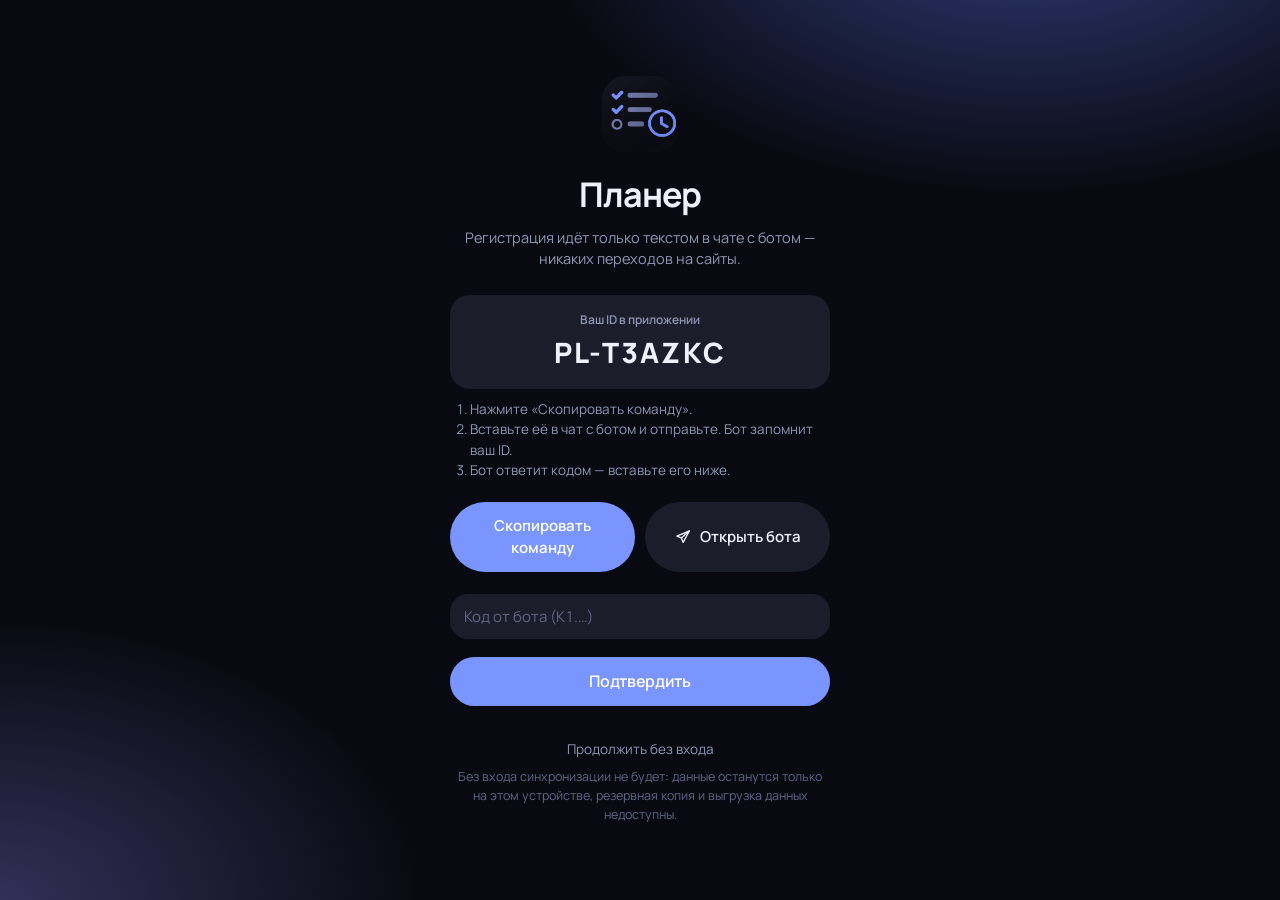
<file: web/index.html>
<!doctype html>
<html lang="ru">
<head>
<meta charset="utf-8">
<meta name="viewport" content="width=device-width,initial-scale=1,viewport-fit=cover">
<meta name="theme-color" content="#0a0b12" id="themeColor">
<link rel="manifest" href="manifest.webmanifest">
<link rel="icon" href="icon-192.png">
<link rel="apple-touch-icon" href="icon-192.png">
<title>Планер</title>
<script src="https://telegram.org/js/telegram-web-app.js"></script>
<link rel="preconnect" href="https://fonts.googleapis.com">
<link href="https://fonts.googleapis.com/css2?family=Manrope:wght@500;600;700;800&display=swap" rel="stylesheet">
<link rel="stylesheet" href="css/style.css">
</head>
<body>
<div id="app">
  <header>
    <button class="ibtn hidden" id="hBack" aria-label="Назад"></button>
    <button class="hav" id="hAcc" aria-label="Профиль"><img src="avatar.png" alt="" onerror="this.remove()"><span class="dot" id="tgDot"></span></button>
    <div class="grow">
      <div class="sub" id="hSub"></div>
      <h1 id="hTitle">Главная</h1>
    </div>
    <span id="tgState" class="hidden"></span>
    <button class="ibtn" id="hSearch" aria-label="Поиск"></button>
    <button class="ibtn hidden" id="hLock" aria-label="Заблокировать"></button>
  </header>
  <main id="view"></main>
  <nav id="nav"></nav>
</div>
<div id="sheet" class="hidden"></div>
<div id="lock" class="hidden"></div>
<div id="auth" class="hidden"></div>
<div class="toast" id="toast"></div>
<script src="config.js"></script>
<script src="js/core.js"></script>
<script src="js/icons.js"></script>
<script src="js/uicons.js"></script>
<script src="js/logic.js"></script>
<script src="js/tg.js"></script>
<script src="js/forms.js"></script>
<script src="js/main.js"></script>
<script src="js/more.js"></script>
<script src="js/auth.js"></script>
<script src="js/layout.js"></script>
<script src="js/extra.js"></script>
<script src="js/boot.js"></script>
</body>
</html>
</file>
<file: web/css/style.css>
/* ============ Дизайн-система «Планер» ============ */
:root,[data-theme=dark]{
  --r:20px;--r2:14px;--ease:cubic-bezier(.2,.8,.2,1);
  --line:rgba(170,180,210,.12);--text:#eef0fa;--muted:#9097b3;--faint:#5f6684;--accent-ink:#fff;
  --ok:#4fd18f;--warn:#f0b95a;--bad:#ff7b8a;--nav:rgba(18,20,40,.82);--shadow:0 14px 34px rgba(0,0,0,.38)
}
[data-theme=light]{
  --line:rgba(30,41,80,.09);--text:#161b33;--muted:#5f6784;--faint:#9aa2bd;--accent-ink:#fff;
  --ok:#1f9a62;--warn:#b57a14;--bad:#d2445a;--nav:rgba(255,255,255,.88);--shadow:0 10px 28px rgba(30,41,90,.12)
}
[data-theme=dark][data-scheme=aurora]{--bg:#0b0d1a;--surface:#141731;--surface2:#1e2246;--accent:#9a8cff;--g1:#6a5cff;--g2:#22c1e8}
[data-theme=light][data-scheme=aurora]{--bg:color-mix(in srgb,#5a4bf0 5%,#f4f5fa);--surface:#fff;--surface2:color-mix(in srgb,#5a4bf0 7%,#f1f3f9);--accent:#5a4bf0;--g1:#6a5cff;--g2:#22c1e8}
[data-theme=dark][data-scheme=ocean]{--bg:#07131a;--surface:#0e202b;--surface2:#162d3b;--accent:#43cbe6;--g1:#1f7ae0;--g2:#2fd4b8}
[data-theme=light][data-scheme=ocean]{--bg:color-mix(in srgb,#0f7fb8 5%,#f4f5fa);--surface:#fff;--surface2:color-mix(in srgb,#0f7fb8 7%,#f1f3f9);--accent:#0f7fb8;--g1:#1f7ae0;--g2:#2fd4b8}
[data-theme=dark][data-scheme=ember]{--bg:#150e0d;--surface:#211615;--surface2:#2c1e1c;--accent:#ff9a6b;--g1:#ff6a5a;--g2:#ffb347}
[data-theme=light][data-scheme=ember]{--bg:color-mix(in srgb,#d9572b 5%,#f4f5fa);--surface:#fff;--surface2:color-mix(in srgb,#d9572b 7%,#f1f3f9);--accent:#d9572b;--g1:#ff6a5a;--g2:#ffb347}
[data-theme=dark][data-scheme=forest]{--bg:#0a1410;--surface:#12201a;--surface2:#1a2d25;--accent:#55d99a;--g1:#1f9e6e;--g2:#9ad14f}
[data-theme=light][data-scheme=forest]{--bg:color-mix(in srgb,#1f8f5f 5%,#f4f5fa);--surface:#fff;--surface2:color-mix(in srgb,#1f8f5f 7%,#f1f3f9);--accent:#1f8f5f;--g1:#1f9e6e;--g2:#9ad14f}
[data-theme=dark][data-scheme=plum]{--bg:#130d1a;--surface:#1d1428;--surface2:#291c38;--accent:#d68bff;--g1:#a24bff;--g2:#ff6bb3}
[data-theme=light][data-scheme=plum]{--bg:color-mix(in srgb,#9a3fd6 5%,#f4f5fa);--surface:#fff;--surface2:color-mix(in srgb,#9a3fd6 7%,#f1f3f9);--accent:#9a3fd6;--g1:#a24bff;--g2:#ff6bb3}
[data-theme=dark][data-scheme=graphite]{--bg:#101214;--surface:#191c1f;--surface2:#23272b;--accent:#a9b8cb;--g1:#5d7390;--g2:#8aa0ba}
[data-theme=light][data-scheme=graphite]{--bg:color-mix(in srgb,#4f6680 5%,#f4f5fa);--surface:#fff;--surface2:color-mix(in srgb,#4f6680 7%,#f1f3f9);--accent:#4f6680;--g1:#5d7390;--g2:#8aa0ba}
:root{--accent-soft:color-mix(in srgb,var(--accent) 17%,transparent);--glow:color-mix(in srgb,var(--accent) 35%,transparent);--grad:linear-gradient(135deg,var(--g1),var(--g2))}
:root,[data-theme]{--hero:var(--grad);--panel:var(--surface);--panel2:var(--surface2);--onacc:var(--accent-ink);--accent2:var(--accent)}

*{box-sizing:border-box;-webkit-tap-highlight-color:transparent}
html,body{margin:0;height:100%;color:var(--text);
  font:15px/1.45 "Manrope",-apple-system,BlinkMacSystemFont,"SF Pro Text","Segoe UI",Roboto,"Helvetica Neue",Arial,sans-serif;
  -webkit-font-smoothing:antialiased;font-feature-settings:"tnum" 1}
body{background:radial-gradient(700px 380px at 90% -120px,color-mix(in srgb,var(--g1) 30%,transparent),transparent 70%),radial-gradient(600px 360px at -10% 8%,color-mix(in srgb,var(--g2) 16%,transparent),transparent 70%),var(--bg);background-attachment:fixed}
button{font-family:inherit}
.ic{flex:none;display:block}
#app{display:flex;flex-direction:column;height:100%;max-width:760px;margin:0 auto}

/* шапка */
header{display:flex;align-items:center;gap:10px;padding:calc(14px + env(safe-area-inset-top)) 18px 6px}
header h1{font-size:28px;line-height:1.15;margin:0;font-weight:700;letter-spacing:-.025em}
header .sub{font-size:13px;color:var(--muted);margin-top:2px}
.ibtn{display:inline-flex;align-items:center;justify-content:center;width:38px;height:38px;border-radius:50%;border:0;background:var(--surface);color:var(--text);cursor:pointer;flex:none;transition:transform .15s var(--ease),background .15s}
.ibtn:active{transform:scale(.92)}
.ibtn.sm{width:34px;height:34px}
.ibtn.acc{background:var(--grad);color:var(--accent-ink)}
.ibtn.soft{background:var(--accent-soft);color:var(--accent)}
.pill{display:inline-flex;align-items:center;gap:6px;background:var(--surface);color:var(--muted);font-size:12px;padding:6px 11px;border-radius:20px;white-space:nowrap}
.dot{width:7px;height:7px;border-radius:50%;background:var(--faint);display:inline-block}
.dot.on{background:var(--ok);box-shadow:0 0 0 3px rgba(82,183,136,.18)}

main{flex:1;overflow:auto;padding:10px 16px 120px;scroll-behavior:smooth}
main.anim>*{animation:rise .32s var(--ease) both}
main.anim>*:nth-child(2){animation-delay:.03s}main.anim>*:nth-child(3){animation-delay:.06s}main.anim>*:nth-child(4){animation-delay:.09s}
main.anim>*:nth-child(5){animation-delay:.12s}main>*:nth-child(6){animation-delay:.15s}main>*:nth-child(n+7){animation-delay:.18s}
@keyframes rise{from{opacity:0;transform:translateY(8px)}to{opacity:1;transform:none}}
@media (prefers-reduced-motion:reduce){*{animation:none!important;transition:none!important;scroll-behavior:auto!important}}

/* навигация */
nav{position:fixed;left:12px;right:12px;bottom:calc(10px + env(safe-area-inset-bottom));max-width:736px;margin:0 auto;display:flex;padding:6px;
  background:var(--nav);backdrop-filter:blur(20px) saturate(1.4);-webkit-backdrop-filter:blur(20px) saturate(1.4);
  border:1px solid var(--line);border-radius:26px;box-shadow:var(--shadow);z-index:5}
nav button{flex:1;display:flex;flex-direction:column;align-items:center;gap:2px;background:none;border:0;color:var(--muted);padding:3px 0 4px;font-size:10.5px;font-weight:500;cursor:pointer;letter-spacing:.01em}
nav .nv{display:flex;align-items:center;justify-content:center;width:52px;height:30px;border-radius:15px;transition:background .25s var(--ease),color .25s,transform .2s var(--ease)}
nav button:active .nv{transform:scale(.92)}
nav button.active{color:var(--accent)}
nav button.active .nv{background:var(--accent-soft)}

/* карточки и сгруппированные списки */
.card{background:var(--surface);border-radius:var(--r);padding:14px 16px;margin-bottom:12px}
.li{position:relative;background:var(--surface);margin:0;padding:13px 16px;border-radius:0;display:flex;align-items:center;gap:13px}
.li.col{display:block}
.li:not(.li + .li){border-top-left-radius:var(--r);border-top-right-radius:var(--r)}
.li:not(:has(+ .li)){border-bottom-left-radius:var(--r);border-bottom-right-radius:var(--r);margin-bottom:12px}
.li + .li::before{content:"";position:absolute;left:16px;right:0;top:0;height:1px;background:var(--line)}
.li.clk{cursor:pointer;transition:background .15s}.li.clk:active{background:var(--surface2)}
.row{display:flex;align-items:center;gap:12px}
.grow{flex:1;min-width:0}
.title{font-weight:600;font-size:15.5px;line-height:1.3;word-break:break-word}
.meta{color:var(--muted);font-size:12.5px;line-height:1.5}
.meta .ic{vertical-align:-2px;margin-right:3px}
.meta .ic{display:inline-block;vertical-align:-3px;margin:0 2px}
.cdot{display:inline-block;width:8px;height:8px;border-radius:50%;margin-right:6px;vertical-align:1px}
.badge{font-size:12px;color:var(--muted);background:none;padding:0}
.badge::before{content:"";display:inline-block;width:6px;height:6px;border-radius:50%;background:currentColor;margin-right:5px;vertical-align:1px}
.badge.hi{color:var(--bad)}.badge.mid{color:var(--warn)}.badge.lo{color:var(--ok)}
.tint{display:inline-flex;align-items:center;justify-content:center;border-radius:12px;flex:none;color:var(--c);background:var(--surface2);background:color-mix(in srgb,var(--c) 17%,transparent)}
h2{font-size:13px;font-weight:600;color:var(--muted);margin:24px 4px 9px;display:flex;align-items:center;justify-content:space-between;letter-spacing:.015em}
h2:first-child{margin-top:6px}
h2 a{color:var(--accent);font-weight:500;cursor:pointer;font-size:13px}
.empty{text-align:center;color:var(--muted);padding:26px 14px;font-size:14px;background:var(--surface);border-radius:var(--r);margin-bottom:12px}
.empty::before{content:"";display:block;width:34px;height:4px;border-radius:4px;background:var(--surface2);margin:0 auto 12px}

/* формы */
input,select,textarea{width:100%;background:var(--surface2);color:var(--text);border:0;border-radius:var(--r2);padding:12px 14px;font:inherit;margin-bottom:10px;outline:0;transition:box-shadow .15s}
input:focus,select:focus,textarea:focus{box-shadow:0 0 0 2px var(--accent)}
input::placeholder,textarea::placeholder{color:var(--faint)}
input[type=color]{padding:3px;height:44px}
input[type=file]{padding:9px 12px;font-size:13px}
label{display:block;font-size:12.5px;color:var(--muted);margin:2px 4px 6px;font-weight:500}
.btn{display:inline-flex;align-items:center;justify-content:center;gap:8px;background:var(--grad);box-shadow:0 6px 18px -6px var(--glow);color:var(--accent-ink);border:0;border-radius:var(--r2);padding:12px 18px;font:inherit;font-weight:600;cursor:pointer;transition:transform .15s var(--ease),opacity .15s}
.btn:active{transform:scale(.97);opacity:.9}
.btn.sec{background:var(--surface2);color:var(--text)}
.btn.bad{background:transparent;color:var(--bad);box-shadow:inset 0 0 0 1px var(--line)}
.btn.sm{padding:7px 12px;font-size:13px;font-weight:500;border-radius:11px}
.btn.full{width:100%}
.card .btn.full,.card .grid2 .btn{width:100%}
.grid2{display:grid;grid-template-columns:1fr 1fr;gap:10px;margin-bottom:10px}
.grid3{display:grid;grid-template-columns:repeat(3,1fr);gap:10px;margin-bottom:10px}
.chk{width:25px;height:25px;border-radius:50%;border:2px solid var(--faint);flex:none;cursor:pointer;display:flex;align-items:center;justify-content:center;transition:all .2s var(--ease)}
.chk:active{transform:scale(.9)}
.chk.done{background:var(--ok);border-color:var(--ok)}
.chk.done::after{content:"";width:6px;height:11px;border:solid #fff;border-width:0 2.2px 2.2px 0;transform:rotate(45deg) translate(-1px,-1px)}
.done-t{text-decoration:line-through;color:var(--muted)}

/* переключатели */
.chips{display:flex;gap:8px;flex-wrap:wrap;margin-bottom:12px}
.chip{background:var(--surface);border:0;color:var(--muted);border-radius:20px;padding:7px 14px;font-size:13px;font-weight:500;cursor:pointer;user-select:none;transition:all .2s var(--ease)}
.chip.active{background:var(--accent-soft);color:var(--accent)}
.chips.seg{display:flex;flex-wrap:nowrap;gap:2px;background:var(--surface);padding:3px;border-radius:14px}
.seg .chip{flex:1;text-align:center;background:transparent;border-radius:11px;padding:8px 6px;white-space:nowrap}
.seg .chip.active{background:var(--surface2);color:var(--text);box-shadow:0 1px 4px rgba(0,0,0,.18)}
[data-theme=light] .seg .chip.active{background:#fff;box-shadow:0 1px 4px rgba(30,41,59,.14)}
[data-theme=light] .seg{background:var(--surface2)}

/* показатели */
.stats{display:grid;grid-template-columns:repeat(3,1fr);gap:10px;margin-bottom:12px}
.stat{background:var(--surface);border-radius:var(--r);padding:13px 8px;text-align:center}
.stat b{display:block;font-size:21px;font-weight:700;letter-spacing:-.02em;line-height:1.2}
.stat span{font-size:11.5px;color:var(--muted)}
.bar{height:6px;background:var(--surface2);border-radius:6px;overflow:hidden;margin-top:8px}
.bar i{display:block;height:100%;background:var(--grad);border-radius:6px;transition:width .5s var(--ease)}
.bar.ok i{background:var(--ok)}.bar.bad i{background:var(--bad)}
.hidden{display:none!important}

/* главная */
.hero{display:flex;align-items:center;gap:16px;background:var(--grad);color:#fff;padding:20px;position:relative;overflow:hidden;box-shadow:0 18px 40px -16px var(--glow)}
.hero::before,.hero::after{content:"";position:absolute;border-radius:50%;background:rgba(255,255,255,.14);pointer-events:none}
.hero::before{width:190px;height:190px;right:-60px;top:-80px}.hero::after{width:120px;height:120px;left:40%;bottom:-70px;background:rgba(255,255,255,.09)}
.hero>*{position:relative;z-index:1}
.hero .meta{color:rgba(255,255,255,.82)}
.hero .big-n{font-size:34px;font-weight:700;letter-spacing:-.03em;line-height:1.05}
.ring{--p:0;width:88px;height:88px;border-radius:50%;background:conic-gradient(var(--accent) calc(var(--p)*1%),var(--surface2) 0);display:flex;align-items:center;justify-content:center;flex:none;box-shadow:0 0 28px var(--accent-soft)}
.ring i{width:68px;height:68px;border-radius:50%;background:var(--surface);display:flex;align-items:center;justify-content:center;font-style:normal;font-weight:700;font-size:18px;letter-spacing:-.02em}
.hero-stats{display:flex;gap:8px;margin-top:12px;flex-wrap:wrap}
.hero-stats span{display:inline-flex;align-items:center;gap:6px;font-size:12.5px;color:#fff;background:rgba(255,255,255,.18);padding:5px 10px;border-radius:20px}
.hero-stats .ic{color:#fff}
.qa{display:flex;align-items:center;gap:6px;background:var(--surface);border-radius:20px;padding:5px 5px 5px 16px;margin-bottom:6px}
.qa input{margin:0;background:none;padding:9px 0;box-shadow:none!important}
.strip{display:flex;gap:8px;overflow-x:auto;padding-bottom:4px;margin:0 -16px;padding-left:16px;padding-right:16px;scrollbar-width:none}
.strip::-webkit-scrollbar{display:none}
.strip .day{flex:none;width:56px;text-align:center;background:var(--surface);border-radius:18px;padding:10px 4px 9px;cursor:pointer;transition:transform .15s var(--ease)}
.strip .day:active{transform:scale(.95)}
.strip .day span{display:block;font-size:11.5px;color:var(--muted);text-transform:uppercase;letter-spacing:.04em}
.strip .day b{display:block;font-size:19px;font-weight:700;margin:3px 0 5px;letter-spacing:-.02em}
.strip .day em{display:flex;justify-content:center;gap:3px;height:6px;font-style:normal}
.strip .day em i{width:5px;height:5px;border-radius:50%;background:var(--accent)}
.strip .day.today{background:var(--accent);color:var(--accent-ink)}
.strip .day.today span{color:inherit;opacity:.8}
.strip .day.today em i{background:var(--accent-ink)}

/* календарь */
.mhead{display:flex;align-items:center;justify-content:space-between;margin:14px 2px 8px}
.mhead b{font-size:18px;letter-spacing:-.02em}
.mgrid{display:grid;grid-template-columns:repeat(7,1fr);gap:2px;margin-bottom:6px;background:var(--surface);border-radius:var(--r);padding:10px 8px 8px}
.mgrid .wd{text-align:center;font-size:11px;color:var(--faint);padding:2px 0 6px;text-transform:uppercase;letter-spacing:.05em}
.mgrid button{background:none;border:0;border-radius:14px;color:var(--text);padding:7px 0 5px;min-height:46px;font:inherit;font-size:15px;font-weight:500;cursor:pointer;transition:background .15s}
.mgrid button.out{color:var(--faint);opacity:.55}
.mgrid button.hol{color:var(--bad)}
.mgrid button.today{color:var(--accent);font-weight:700;box-shadow:inset 0 0 0 1.5px var(--accent)}
.mgrid button.sel{background:var(--accent);color:var(--accent-ink);box-shadow:0 4px 14px var(--glow);font-weight:700}
.dots{display:flex;justify-content:center;gap:3px;height:5px;margin-top:4px}
.dots i{width:5px;height:5px;border-radius:50%;display:block}
.mgrid button.sel .dots i{background:var(--accent-ink)!important;opacity:.85}
.tl{align-items:flex-start}
.tl::after{content:"";position:absolute;left:0;top:11px;bottom:11px;width:3.5px;border-radius:0 4px 4px 0;background:var(--c,var(--accent))}
.tl .tm{width:54px;flex:none;line-height:1.25}
.tl .tm b{display:block;font-size:14.5px}
.tl .tm span{font-size:12px;color:var(--muted)}
.tl .tm.all{font-size:12px;color:var(--muted);padding-top:2px}
.kind{color:var(--muted);margin-right:6px;display:inline-flex;vertical-align:middle}
.kind .ic{display:block}

/* привычки */
.hab{display:block}
.wk{display:grid;grid-template-columns:repeat(7,1fr);gap:6px;margin-top:14px}
.wk button{background:var(--surface2);border:0;color:var(--muted);border-radius:50%;aspect-ratio:1;font-size:11.5px;font-weight:600;cursor:pointer;transition:all .2s var(--ease);max-width:40px;width:100%;margin:0 auto}
.wk button:active{transform:scale(.88)}
.wk button.on{background:var(--ok);color:#fff}
.wk button.today{box-shadow:0 0 0 2px var(--accent)}
.heat{display:grid;grid-template-columns:repeat(7,1fr);gap:5px}
.heat i{aspect-ratio:1;border-radius:9px;background:var(--surface2);display:flex;align-items:center;justify-content:center;font-style:normal;font-size:11px;color:var(--muted)}
.heat i.on{background:var(--ok);color:#fff}
.streak{display:inline-flex;align-items:center;gap:3px;color:var(--warn);font-weight:700;font-size:13px}

/* прочее */
.big{font-size:46px;font-weight:300;text-align:center;font-variant-numeric:tabular-nums;margin:8px 0 12px;letter-spacing:-.02em}
.cols{display:flex;align-items:flex-end;gap:7px;height:96px;margin:10px 0 4px}
.cols div{flex:1;background:var(--accent);border-radius:7px 7px 3px 3px;min-height:3px;opacity:.9}
.cols.lbl{height:auto;margin:0}.cols.lbl span{flex:1;text-align:center;font-size:11px;color:var(--muted)}
.thumb{max-width:100%;max-height:230px;border-radius:14px;margin-top:10px;display:block}
.pre{white-space:pre-wrap;word-break:break-word}
.navrow{gap:14px;cursor:pointer}
.navrow .chev{color:var(--faint)}
.navrow .cnt{font-size:13px;color:var(--muted);margin-right:2px}
.navrow:active{background:var(--surface2)}
.toast{position:fixed;left:50%;bottom:calc(98px + env(safe-area-inset-bottom));transform:translate(-50%,8px);background:var(--surface2);color:var(--text);box-shadow:var(--shadow);padding:11px 18px;border-radius:16px;font-size:13.5px;z-index:40;opacity:0;transition:all .25s var(--ease);pointer-events:none;max-width:90%;text-align:center}
.toast.show{opacity:1;transform:translate(-50%,0)}
.fab{position:fixed;right:max(18px,calc(50% - 362px));bottom:calc(96px + env(safe-area-inset-bottom));width:56px;height:56px;border-radius:50%;background:var(--grad);color:var(--accent-ink);border:0;display:flex;align-items:center;justify-content:center;box-shadow:0 10px 26px var(--glow),0 2px 6px rgba(0,0,0,.25);cursor:pointer;z-index:6;transition:transform .2s var(--ease)}
.fab:active{transform:scale(.9)}

/* шторка */
#sheet .bd{position:fixed;inset:0;background:rgba(5,8,12,.55);backdrop-filter:blur(3px);-webkit-backdrop-filter:blur(3px);z-index:20;animation:fade .2s both}
#sheet .box{position:fixed;left:0;right:0;bottom:0;max-width:760px;margin:0 auto;background:var(--surface);border-radius:26px 26px 0 0;z-index:21;max-height:92vh;display:flex;flex-direction:column;padding-bottom:env(safe-area-inset-bottom);animation:slide .32s var(--ease) both;box-shadow:0 -10px 40px rgba(0,0,0,.35)}
#sheet .box::before{content:"";width:40px;height:4px;border-radius:4px;background:var(--faint);opacity:.5;margin:9px auto 0}
#sheet .sh{display:flex;justify-content:space-between;align-items:center;padding:10px 20px 8px}
#sheet .sh b{font-size:19px;letter-spacing:-.02em}
#sheet .sb{overflow:auto;padding:6px 20px 20px}
@keyframes slide{from{transform:translateY(40px);opacity:0}to{transform:none;opacity:1}}
@keyframes fade{from{opacity:0}to{opacity:1}}

/* блокировка */
#lock{position:fixed;inset:0;background:var(--bg);z-index:50;display:flex;align-items:center;justify-content:center;padding:24px}
#lock .box{width:100%;max-width:320px;text-align:center}
#lock input{text-align:center;font-size:24px;letter-spacing:8px}

/* ===== доработка оформления ===== */
body.sub header h1{font-size:22px;white-space:nowrap;overflow:hidden;text-overflow:ellipsis}
body.sub header .grow{min-width:0}
body.sub .pill{display:none}
header .grow{min-width:0}
.card .chip{background:var(--surface2)}
.card .chip.active{background:var(--accent-soft)}
.card .chips{gap:8px}
/* переключатель вместо флажка */
label:has(>input[type=checkbox]){display:flex;align-items:center;gap:12px;margin:10px 2px;font-size:14.5px;color:var(--text);cursor:pointer;font-weight:500}
input[type=checkbox]{-webkit-appearance:none;appearance:none;flex:none;width:46px;height:28px;border-radius:14px;background:var(--surface2);position:relative;margin:0;vertical-align:middle;transition:background .22s var(--ease);box-shadow:inset 0 0 0 1px var(--line);cursor:pointer;order:2;margin-left:auto}
input[type=checkbox]::after{content:"";position:absolute;top:3px;left:3px;width:22px;height:22px;border-radius:50%;background:#fff;box-shadow:0 1px 3px rgba(0,0,0,.35);transition:transform .22s var(--ease)}
input[type=checkbox]:checked{background:var(--accent)}
input[type=checkbox]:checked::after{transform:translateX(18px)}
.card .btn.full+.btn.full,.card .btn+.btn{margin-top:8px}
.ibtn.sm svg{display:block}
.card .row>.ibtn+.ibtn{margin-left:2px}

/* ===== v4: яркий стиль ===== */
.hero .ring{background:conic-gradient(#fff calc(var(--p)*1%),rgba(255,255,255,.25) 0);box-shadow:none}
.hero .ring i{background:color-mix(in srgb,var(--g1) 80%,#000);color:#fff}
.fab{box-shadow:0 12px 28px -6px var(--glow)}
h2{letter-spacing:-.01em}
nav button{font-size:10px}
nav .nv{width:44px}
.btn.big{padding:15px 18px;font-size:16px;border-radius:16px}
.btn.sec{background:var(--surface2);box-shadow:none}
.btn.bad{box-shadow:inset 0 0 0 1px var(--line)}
/* быстрые действия */
.acts{display:grid;grid-template-columns:repeat(4,1fr);gap:10px;margin:0 0 14px}
.act{display:flex;flex-direction:column;align-items:center;gap:7px;padding:13px 4px 11px;border:0;border-radius:var(--r);background:var(--surface);color:var(--text);font-size:11.5px;font-weight:600;cursor:pointer;transition:transform .15s var(--ease)}
.act:active{transform:scale(.95)}
.act .tint{width:42px;height:42px}
/* плитки показателей */
.kpis{display:grid;grid-template-columns:1fr 1fr;gap:10px;margin-bottom:12px}
.kpi{background:var(--surface);border-radius:var(--r);padding:14px;position:relative;overflow:hidden}
.kpi::after{content:"";position:absolute;right:-24px;top:-24px;width:84px;height:84px;border-radius:50%;background:var(--c,var(--accent));opacity:.13}
.kpi .tint{width:34px;height:34px;margin-bottom:10px}
.kpi b{display:block;font-size:24px;font-weight:800;letter-spacing:-.03em;line-height:1.1}
.kpi span{font-size:12px;color:var(--muted)}
.kpi em{font-style:normal;font-size:11.5px;font-weight:700;color:var(--c,var(--accent))}
/* столбчатая диаграмма недели */
.chart{display:flex;align-items:flex-end;gap:9px;height:112px;margin-top:10px}
.chart .col{flex:1;display:flex;flex-direction:column;align-items:center;justify-content:flex-end;gap:6px;height:100%}
.chart .col i{display:block;width:100%;min-height:5px;border-radius:9px 9px 5px 5px;background:var(--surface2);transition:height .5s var(--ease)}
.chart .col.on i{background:var(--grad);box-shadow:0 6px 14px -6px var(--glow)}
.chart .col span{font-size:11px;color:var(--faint);font-weight:600}
.chart .col.today span{color:var(--accent)}
.chart .col b{font-size:11px;font-weight:700;color:var(--muted)}
.tip{display:flex;gap:12px;align-items:flex-start;background:var(--surface);border-radius:var(--r);padding:14px 16px;margin-bottom:12px;position:relative;overflow:hidden}
.tip::before{content:"";position:absolute;left:0;top:0;bottom:0;width:4px;background:var(--grad)}
.tip b{display:block;font-size:13px;margin-bottom:2px}
.tip span{font-size:13px;color:var(--muted)}
.water-w{display:flex;align-items:center;gap:14px}
.water-w .bar{margin-top:10px;height:9px}
/* окно входа */
#auth{position:fixed;inset:0;z-index:30;overflow:auto;background:radial-gradient(700px 420px at 80% -100px,color-mix(in srgb,var(--g1) 45%,transparent),transparent 70%),radial-gradient(600px 400px at 0% 100%,color-mix(in srgb,var(--g2) 30%,transparent),transparent 70%),var(--bg);display:flex;padding:calc(24px + env(safe-area-inset-top)) 22px 24px}
#auth.hidden{display:none}
.auth-box{margin:auto;width:100%;max-width:380px;text-align:center}
.auth-logo{width:76px;height:76px;margin:0 auto 18px;border-radius:24px;background:var(--grad);color:#fff;display:flex;align-items:center;justify-content:center;box-shadow:0 18px 40px -10px var(--glow)}
.auth-box h1{font-size:34px;margin:0 0 8px;letter-spacing:-.03em;font-weight:800}
.auth-box p{color:var(--muted);margin:0 0 26px;font-size:14.5px}
.auth-box label{text-align:left}
.auth-box .btn{margin-top:10px}
.auth-or{display:flex;align-items:center;gap:12px;color:var(--faint);font-size:12px;margin:16px 0 4px}
.auth-or::before,.auth-or::after{content:"";flex:1;height:1px;background:var(--line)}
.auth-skip{display:block;margin:16px auto 0;background:none;border:0;color:var(--muted);font:inherit;font-size:13.5px;cursor:pointer;padding:6px}
.auth-hint{margin-top:18px;font-size:12.5px;color:var(--faint);line-height:1.5}
.auth-err{color:var(--bad);font-size:13px;margin:8px 0 0;text-align:left}
input.code{text-align:center;font-size:26px;letter-spacing:.35em;font-weight:700}
.acc-card .tint{flex:none}
.swatch{display:inline-block;width:12px;height:12px;border-radius:50%;margin-right:7px;vertical-align:-1px;background:var(--grad)}
.acc-card .grid2{align-items:stretch}.acc-card .btn{white-space:nowrap;padding:12px 8px;font-size:14px}
.brand{display:inline-flex;align-items:center;justify-content:center;width:22px;height:22px;border-radius:50%;font-weight:800;font-size:13px;color:#fff}.brand.g{background:#4285f4}.brand.y{background:#fc3f1d}

.auth-logo{position:relative;overflow:hidden}
.av{position:absolute;inset:0;width:100%;height:100%;object-fit:cover;border-radius:inherit;background:var(--surface)}
.acc-card .tint{position:relative;overflow:hidden}

/* ===== v5: «Чернила» — стиль под иконку приложения ===== */
[data-theme=dark][data-scheme=ink]{--bg:#090a11;--surface:#12131d;--surface2:#1b1d2b;--accent:#7b95ff;--g1:#5f7bff;--g2:#9189ff}
[data-theme=light][data-scheme=ink]{--bg:#f1f2f9;--surface:#fff;--surface2:#eceef8;--accent:#4560ea;--g1:#4560ea;--g2:#7a72f0}
:root{--r:22px}
body{background:radial-gradient(520px 340px at 50% -90px,color-mix(in srgb,var(--g1) 24%,transparent),transparent 72%),var(--bg)}
header{padding:calc(12px + env(safe-area-inset-top)) 16px 8px;gap:12px}
header h1{font-size:25px;margin:0;letter-spacing:-.03em}
header .sub{font-size:11px;letter-spacing:.1em;text-transform:uppercase;color:var(--accent);font-weight:700;margin:0 0 3px}
.hav{position:relative;width:46px;height:46px;border-radius:15px;padding:0;border:1px solid var(--line);background:var(--surface);overflow:hidden;flex:none;cursor:pointer;box-shadow:0 8px 20px -10px var(--glow)}
.hav img{width:100%;height:100%;object-fit:cover;display:block}
.hav .dot{position:absolute;right:3px;bottom:3px;width:11px;height:11px;border-radius:50%;background:var(--faint);border:2px solid var(--bg)}
.hav .dot.on{background:var(--ok)}
h2{font-size:11.5px;letter-spacing:.1em;text-transform:uppercase;color:var(--muted);font-weight:700;margin:22px 4px 10px}
h2 a{text-transform:none;letter-spacing:0;font-size:13px;font-weight:600;color:var(--accent);cursor:pointer;margin-left:auto}
.card{border:1px solid var(--line);background:linear-gradient(180deg,color-mix(in srgb,var(--surface) 90%,#fff 10%),var(--surface))}
[data-theme=light] .card{background:var(--surface);box-shadow:0 10px 24px -16px rgba(30,41,90,.25)}
nav{border-radius:28px;background:color-mix(in srgb,var(--surface) 76%,transparent);border:1px solid var(--line);box-shadow:0 20px 44px -14px rgba(0,0,0,.6)}
nav button.active{color:var(--text);font-weight:700}
nav button.active .nv{background:var(--grad);color:#fff;box-shadow:0 8px 18px -8px var(--glow)}
.hero{background:radial-gradient(280px 170px at 100% 0%,color-mix(in srgb,var(--g1) 60%,transparent),transparent 72%),radial-gradient(220px 140px at 0% 100%,color-mix(in srgb,var(--g2) 25%,transparent),transparent 70%),linear-gradient(150deg,#1b1e38,#0f1120);border:1px solid rgba(255,255,255,.09);box-shadow:0 22px 44px -22px var(--glow)}
.hero::before{width:200px;height:200px;right:-60px;top:-80px;background:var(--grad);opacity:.28;filter:blur(36px)}
.hero::after{display:none}
.hero .big-n{font-size:56px;font-weight:800;letter-spacing:-.045em;line-height:1}
.hero .ring{background:conic-gradient(var(--accent) calc(var(--p)*1%),rgba(255,255,255,.14) 0)}
.hero .ring i{background:#12142a;color:#fff}
.hero-stats span{background:rgba(255,255,255,.09);border:1px solid rgba(255,255,255,.08)}
.btn{border-radius:16px;font-weight:700}
.btn.sec{background:var(--surface2);border:1px solid var(--line);color:var(--text)}
.tint{border-radius:13px}
.act{border:1px solid var(--line)}
.fab{background:var(--grad)}
#toast{display:flex;align-items:center;pointer-events:none}
#toast.show{pointer-events:auto}
#toast button{margin-left:14px;background:none;border:0;color:var(--accent);font:inherit;font-weight:800;cursor:pointer;padding:2px 0}
.searchbar{display:flex;align-items:center;gap:10px;padding-left:16px;color:var(--muted)}
.searchbar input{flex:1;border:0;background:transparent;margin:0;box-shadow:none}
.chev{color:var(--faint);display:flex}
.badge{white-space:nowrap}

/* ===== v6: аккуратнее — спокойнее, плоско, ровные отступы ===== */
:root{--r:18px;--accent-soft:rgba(123,149,255,.16);--glow:rgba(95,123,255,.28)}
[data-theme=light]{--accent-soft:rgba(69,96,234,.12)}
body{background:var(--bg)}
@supports (background:color-mix(in srgb,red,blue)){
  :root{--accent-soft:color-mix(in srgb,var(--accent) 16%,transparent);--glow:color-mix(in srgb,var(--accent) 30%,transparent)}
  body{background:radial-gradient(480px 220px at 50% -60px,color-mix(in srgb,var(--accent) 10%,transparent),transparent 75%),var(--bg)}
}
header{padding:calc(12px + env(safe-area-inset-top)) 16px 6px;gap:10px}
header h1{font-size:23px;font-weight:700;letter-spacing:-.02em}
header .sub{font-size:10.5px;letter-spacing:.08em;margin-bottom:2px;font-weight:600}
.hav{width:42px;height:42px;border-radius:13px;box-shadow:none}
.hav .dot{width:10px;height:10px}
main,#view{--gap:10px}
.card{background:var(--surface);border:1px solid var(--line);box-shadow:none;border-radius:var(--r)}
[data-theme=light] .card{box-shadow:0 1px 2px rgba(30,41,90,.06)}
h2{font-size:11.5px;letter-spacing:.08em;margin:20px 4px 8px;font-weight:600}
.title{font-weight:600}
nav{background:var(--surface);backdrop-filter:none;-webkit-backdrop-filter:none;border:1px solid var(--line);border-radius:22px;box-shadow:0 8px 24px -10px rgba(0,0,0,.5)}
nav button{font-size:10.5px;font-weight:500}
nav button.active{color:var(--accent);font-weight:600}
nav button.active .nv{background:var(--accent-soft);color:var(--accent);box-shadow:none}
.hero{background:var(--surface);border:1px solid var(--line);box-shadow:none;color:var(--text);padding:18px}
.hero::before{display:none}
.hero .meta{color:var(--muted)}
.hero .big-n{font-size:46px;font-weight:700;letter-spacing:-.04em}
.hero .ring{background:conic-gradient(var(--accent) calc(var(--p)*1%),var(--surface2) 0)}
.hero .ring i{background:var(--surface);color:var(--text)}
.hero-stats span{background:var(--surface2);border:0;color:var(--muted);font-weight:500}
.hero-stats .ic{color:var(--accent)}
.btn{background:var(--accent);color:var(--accent-ink);box-shadow:none;border-radius:14px;font-weight:600}
.btn.sec{background:var(--surface2);border:0;color:var(--text)}
.ibtn.acc{background:var(--accent);box-shadow:none}
.fab{background:var(--accent);box-shadow:0 8px 20px -6px var(--glow)}
.bar i,.hab .bar i{background:var(--accent)}
.act{border:0;background:var(--surface);border:1px solid var(--line)}
.kpi,.tip{border:1px solid var(--line)}
.chart .col.on i{background:var(--accent);box-shadow:none}
.streak{font-weight:600}
.auth-logo{box-shadow:none;background:var(--surface)}
.auth-box h1{font-weight:700}
.auth-box .btn.big{box-shadow:none}
#sheet .box{border:1px solid var(--line)}

/* ===== значки ===== */
#pick .bd{position:fixed;inset:0;background:rgba(5,8,12,.55);backdrop-filter:blur(3px);-webkit-backdrop-filter:blur(3px);z-index:20;animation:fade .2s both}
#pick .box{position:fixed;left:0;right:0;bottom:0;max-width:760px;margin:0 auto;background:var(--surface);border-radius:26px 26px 0 0;z-index:21;max-height:92vh;display:flex;flex-direction:column;padding-bottom:env(safe-area-inset-bottom);animation:slide .32s var(--ease) both;box-shadow:0 -10px 40px rgba(0,0,0,.35)}
#pick .box::before{content:"";width:40px;height:4px;border-radius:4px;background:var(--faint);opacity:.5;margin:9px auto 0}
#pick .sh{display:flex;justify-content:space-between;align-items:center;padding:10px 20px 8px}
#pick .sh b{font-size:19px;letter-spacing:-.02em}
#pick .sb{overflow:auto;padding:6px 20px 20px}
#pick .box{border:1px solid var(--line)}
#pick{position:fixed;inset:0;z-index:60}
#pick.hidden{display:none}
.flat .a{fill:currentColor}.flat .b{fill:currentColor;opacity:.42}
.uic{display:inline-block;vertical-align:middle;flex:none}
img.uic{border-radius:22%;object-fit:cover}
.uic.em{text-align:center}
nav .nv .uic{width:23px;height:23px}
.icgrid{display:grid;grid-template-columns:repeat(5,1fr);gap:10px}
.icc{aspect-ratio:1;display:flex;align-items:center;justify-content:center;border:1px solid var(--line);border-radius:16px;background:var(--surface2);color:var(--accent);cursor:pointer;padding:0}
.icc.on{border-color:var(--accent);background:var(--accent-soft)}
.icc:active{transform:scale(.94)}
.icbtn{width:56px;height:56px;border-radius:16px;border:1px solid var(--line);background:var(--surface2);display:flex;align-items:center;justify-content:center;cursor:pointer;padding:0;color:var(--accent);flex:none}
nav button{min-width:0}nav button>span:last-child{font-size:10px;max-width:100%;overflow:hidden;text-overflow:ellipsis;white-space:nowrap}

/* ===== v7 modern "bento" ===== */
[data-ui=bento]{--r:26px}
[data-ui=bento] body{background:var(--bg)}
[data-ui=bento] header{padding:calc(14px + env(safe-area-inset-top)) 18px 8px}
[data-ui=bento] header h1{font-size:32px;font-weight:800;letter-spacing:-.04em;line-height:1.05}
[data-ui=bento] header .sub{font-size:12px;letter-spacing:0;text-transform:none;font-weight:600;color:var(--muted);margin-bottom:4px}
[data-ui=bento] #hAcc{width:46px;height:46px;border-radius:50%;overflow:hidden;padding:0;border:2px solid var(--accent)}
[data-ui=bento] #hAcc img{width:100%;height:100%;object-fit:cover;border-radius:50%}
[data-ui=bento] h2{text-transform:none;letter-spacing:-.02em;font-size:19px;font-weight:800;color:var(--text)}
[data-ui=bento] .card{background:var(--surface);border:0;border-radius:26px;box-shadow:none;padding:16px}
[data-ui=bento][data-theme=light] .card{box-shadow:0 1px 0 rgba(30,41,90,.04),0 12px 28px -20px rgba(30,41,90,.25)}
[data-ui=bento] .btn,[data-ui=bento] .chip{border-radius:999px}
[data-ui=bento] .btn{padding:13px 20px}
[data-ui=bento] input,[data-ui=bento] select,[data-ui=bento] textarea{border-radius:18px;border:0;background:var(--surface2)}
[data-ui=bento] .hero{border:0;border-radius:32px;padding:22px;color:#fff;background:radial-gradient(260px 180px at 100% 0%,color-mix(in srgb,var(--g1) 85%,transparent),transparent 70%),radial-gradient(220px 160px at 0% 100%,color-mix(in srgb,var(--g2) 55%,transparent),transparent 70%),linear-gradient(150deg,#1d2040,#10122a);box-shadow:0 24px 48px -24px var(--glow)}
[data-ui=bento] .hero .meta{color:rgba(255,255,255,.7)}
[data-ui=bento] .hero .big-n{font-size:64px;font-weight:800;letter-spacing:-.05em;color:#fff}
[data-ui=bento] .hero .ring{background:conic-gradient(#fff calc(var(--p)*1%),rgba(255,255,255,.18) 0)}
[data-ui=bento] .hero .ring i{background:#171a36;color:#fff}
[data-ui=bento] .hero-stats span{background:rgba(255,255,255,.14);color:#fff;border-radius:999px}
[data-ui=bento] .hero-stats .ic{color:#fff}
[data-ui=bento] nav{left:14px;right:14px;bottom:calc(12px + env(safe-area-inset-bottom));border:0;border-radius:999px;padding:6px;background:color-mix(in srgb,var(--surface) 88%,transparent);backdrop-filter:blur(18px);-webkit-backdrop-filter:blur(18px);box-shadow:0 18px 40px -14px rgba(0,0,0,.55)}
[data-ui=bento] nav button{flex-direction:row;justify-content:center;gap:6px;border-radius:999px;padding:10px 0;color:var(--muted);transition:all .25s}
[data-ui=bento] nav button>span:last-child{display:none}
[data-ui=bento] nav button.active{flex:2.2;background:var(--accent);color:var(--accent-ink)}
[data-ui=bento] nav button.active>span:last-child{display:inline;font-size:12.5px;font-weight:700;color:var(--accent-ink)}
[data-ui=bento] nav button.active .nv,[data-ui=bento] nav .nv{background:none;box-shadow:none;color:inherit;width:auto;height:auto}
[data-ui=bento] .fab{border-radius:22px;width:58px;height:58px;background:var(--accent);bottom:calc(92px + env(safe-area-inset-bottom))}
[data-ui=bento] .bento{display:grid;grid-template-columns:1fr 1fr;gap:10px;margin:12px 0}
.tile{position:relative;overflow:hidden;display:flex;flex-direction:column;justify-content:space-between;text-align:left;min-height:132px;padding:16px;border:0;border-radius:26px;color:var(--text);cursor:pointer;background:var(--surface);transition:transform .15s}
[data-ui=bento] .tile{background:color-mix(in srgb,var(--c) 20%,var(--surface))}
.tile:active{transform:scale(.96)}
.tile.wide{grid-column:span 2;min-height:104px}
.tile .ti{width:38px;height:38px;border-radius:14px;display:grid;place-items:center;background:var(--c);color:#fff;position:relative;z-index:1}
.tile .ti svg{width:20px;height:20px}
.tile .tb{position:relative;z-index:1;display:flex;flex-direction:column;gap:2px}
.tile b{font-size:32px;font-weight:800;letter-spacing:-.04em;line-height:1}
.tile b small{font-size:14px;font-weight:600;opacity:.7}
.tile .tb>span{font-size:12.5px;color:var(--muted);font-weight:600}
.tile.fill::before{content:"";position:absolute;left:0;right:0;bottom:0;height:calc(var(--p)*1%);background:color-mix(in srgb,var(--c) 35%,transparent);transition:height .5s}
@keyframes rise{from{opacity:0;transform:translateY(12px)}to{opacity:1;transform:none}}
main.anim .tile,main.anim .hero{animation:rise .45s var(--ease) both}
main.anim .tile:nth-child(2){animation-delay:.05s}main.anim .tile:nth-child(3){animation-delay:.1s}main.anim .tile:nth-child(4){animation-delay:.15s}
@media(prefers-reduced-motion:reduce){*{animation:none!important;transition:none!important}}
[data-ui=classic] .bento{display:none}
@supports not (color:color-mix(in srgb,red 20%,blue)){[data-ui=bento] .tile{background:var(--surface)}}

/* v8 calmer home + settings hub */
[data-ui=bento] .hero-stats{display:none}
[data-ui=bento] .hero{padding:22px 22px 20px}
.navrow .chev{color:var(--faint);font-size:22px;line-height:1;margin-left:4px}
.prof{padding:16px!important}.prof .pav{width:56px;height:56px;border-radius:50%;object-fit:cover;margin-right:4px}
.prof .title{font-size:18px;font-weight:800}
[data-ui=bento] .group{gap:8px}
[data-ui=bento] .seg,[data-ui=bento] .segs{border-radius:999px}

/* v9 avatars, smooth taps, no overlaps */
html{-webkit-tap-highlight-color:transparent}
button,.btn,.chip,.card,.tile,.navrow,[data-go],nav button{touch-action:manipulation;-webkit-tap-highlight-color:transparent}
button,.btn,.chip,.tile,.fab,.card.li,.navrow,nav button,.hav,input,select{transition:transform .22s cubic-bezier(.2,.8,.2,1),background-color .25s ease,color .25s ease,opacity .25s ease,box-shadow .25s ease,border-color .25s ease,flex .3s cubic-bezier(.2,.8,.2,1)}
button:active,.btn:active,.chip:active,.hav:active{transform:scale(.95)}
.card.li:active,.navrow:active,[data-go].card:active{transform:scale(.985)}
.tile:active{transform:scale(.965)}
#sheet .box{animation-duration:.38s}
#sheet .bd{animation-duration:.3s}
main{scroll-behavior:auto;-webkit-overflow-scrolling:touch;overscroll-behavior:contain;padding-bottom:190px}
.fab{right:max(18px,calc(50% - 362px));bottom:calc(98px + env(safe-area-inset-bottom));width:54px;height:54px}
[data-ui=bento] .fab{bottom:calc(98px + env(safe-area-inset-bottom));width:54px;height:54px}
.hav,[data-ui=bento] #hAcc{position:relative;width:46px;height:46px;border-radius:16px;padding:2px;border:0;overflow:visible;background:var(--grad);box-shadow:0 8px 20px -8px var(--glow)}
.hav img,[data-ui=bento] #hAcc img{width:100%;height:100%;object-fit:cover;border-radius:14px;display:block;background:var(--surface);border:2px solid var(--bg)}
.hav .dot{position:absolute;right:-3px;bottom:-3px;width:13px;height:13px;border:2.5px solid var(--bg);box-sizing:border-box}
.prof .pav{width:60px;height:60px;border-radius:20px;padding:2px;background:var(--grad);box-shadow:0 10px 22px -10px var(--glow);object-fit:cover}
@media(prefers-reduced-motion:reduce){button:active,.tile:active{transform:none}}
[data-ui=bento] .group{display:flex;flex-direction:column;gap:8px}
[data-ui=bento] .group>.card,[data-ui=bento] .group>.card+.card{margin:0;border-radius:22px;border-top:0}
[data-ui=bento] .group>.card::before,[data-ui=bean] .x{display:none}

/* v10 forms + lists */
[data-ui=bento] .li{border-radius:20px;margin-bottom:8px}
[data-ui=bento] .group>.li,[data-ui=bento] .group>.card{margin:0}
[data-ui=bento] .li+.li{border-top:0}
#sheet .sb{padding:4px 20px 24px}
#sheet label{display:block;font-size:12.5px;font-weight:700;color:var(--muted);margin:16px 0 8px;letter-spacing:.01em}
#sheet input.big{font-size:20px;font-weight:700;padding:16px 18px;border-radius:20px;letter-spacing:-.01em;margin:6px 0 4px}
#sheet input,#sheet select{margin-bottom:0}
.seg2{display:flex;flex-wrap:wrap;gap:8px}
.seg2 button{flex:1 1 auto;padding:11px 14px;border:0;border-radius:999px;background:var(--surface2);color:var(--muted);font:inherit;font-weight:600;font-size:14px;cursor:pointer}
.seg2 button.on{background:var(--accent);color:var(--accent-ink)}
.qc{display:flex;gap:8px;overflow-x:auto;margin-bottom:10px;scrollbar-width:none;padding-bottom:2px}
.qc::-webkit-scrollbar{display:none}
.qc button{flex:none;padding:9px 14px;border:0;border-radius:999px;background:var(--accent-soft);color:var(--accent);font:inherit;font-weight:700;font-size:13px;cursor:pointer}
.sws{display:flex;gap:10px;flex-wrap:wrap}
.sws button{width:34px;height:34px;border-radius:50%;border:3px solid transparent;cursor:pointer;box-shadow:inset 0 0 0 2px rgba(255,255,255,.18)}
.sws button.on{border-color:var(--text);transform:scale(1.08)}
#sheet .grid2:last-child,#sheet .sb>.grid2:last-of-type{margin-top:22px}
#sheet #f_ok{padding:15px;font-size:16px}
.soon{display:flex;align-items:center;gap:12px;width:100%;text-align:left;border:0;border-radius:20px;padding:14px 16px;margin:0 0 10px;background:var(--accent-soft);color:var(--text);font:inherit;cursor:pointer}
.soon .sd{width:10px;height:10px;border-radius:50%;background:var(--accent);box-shadow:0 0 0 0 var(--accent);animation:pulse 1.8s infinite}
.soon b{display:block;font-size:15px}.soon small{color:var(--muted);font-size:12.5px;font-weight:600}
@keyframes pulse{70%{box-shadow:0 0 0 9px transparent}100%{box-shadow:0 0 0 0 transparent}}
.idcard{display:flex;flex-direction:column;gap:4px;align-items:center;padding:16px;border-radius:20px;background:var(--surface2);margin:10px 0}
.idcard span{font-size:12px;color:var(--muted);font-weight:600}.idcard b{font-size:28px;letter-spacing:.08em;font-weight:800}
.steps{text-align:left;color:var(--muted);font-size:13.5px;line-height:1.5;padding-left:20px;margin:6px 0 12px}
.swl{display:flex;justify-content:space-between;align-items:center;gap:12px;margin:10px 0 !important;font-size:15px !important;color:var(--text) !important}
#sheet .grid2:has(>span:empty){grid-template-columns:1fr}
#sheet .grid2>span:empty{display:none}
#sheet input.big{text-align:left}
.qc{flex-wrap:wrap;overflow:visible}
#sheet .chips .chip{background:var(--surface2);padding:10px 14px}#sheet .chips .chip.active{background:var(--accent);color:var(--accent-ink)}
</file>
